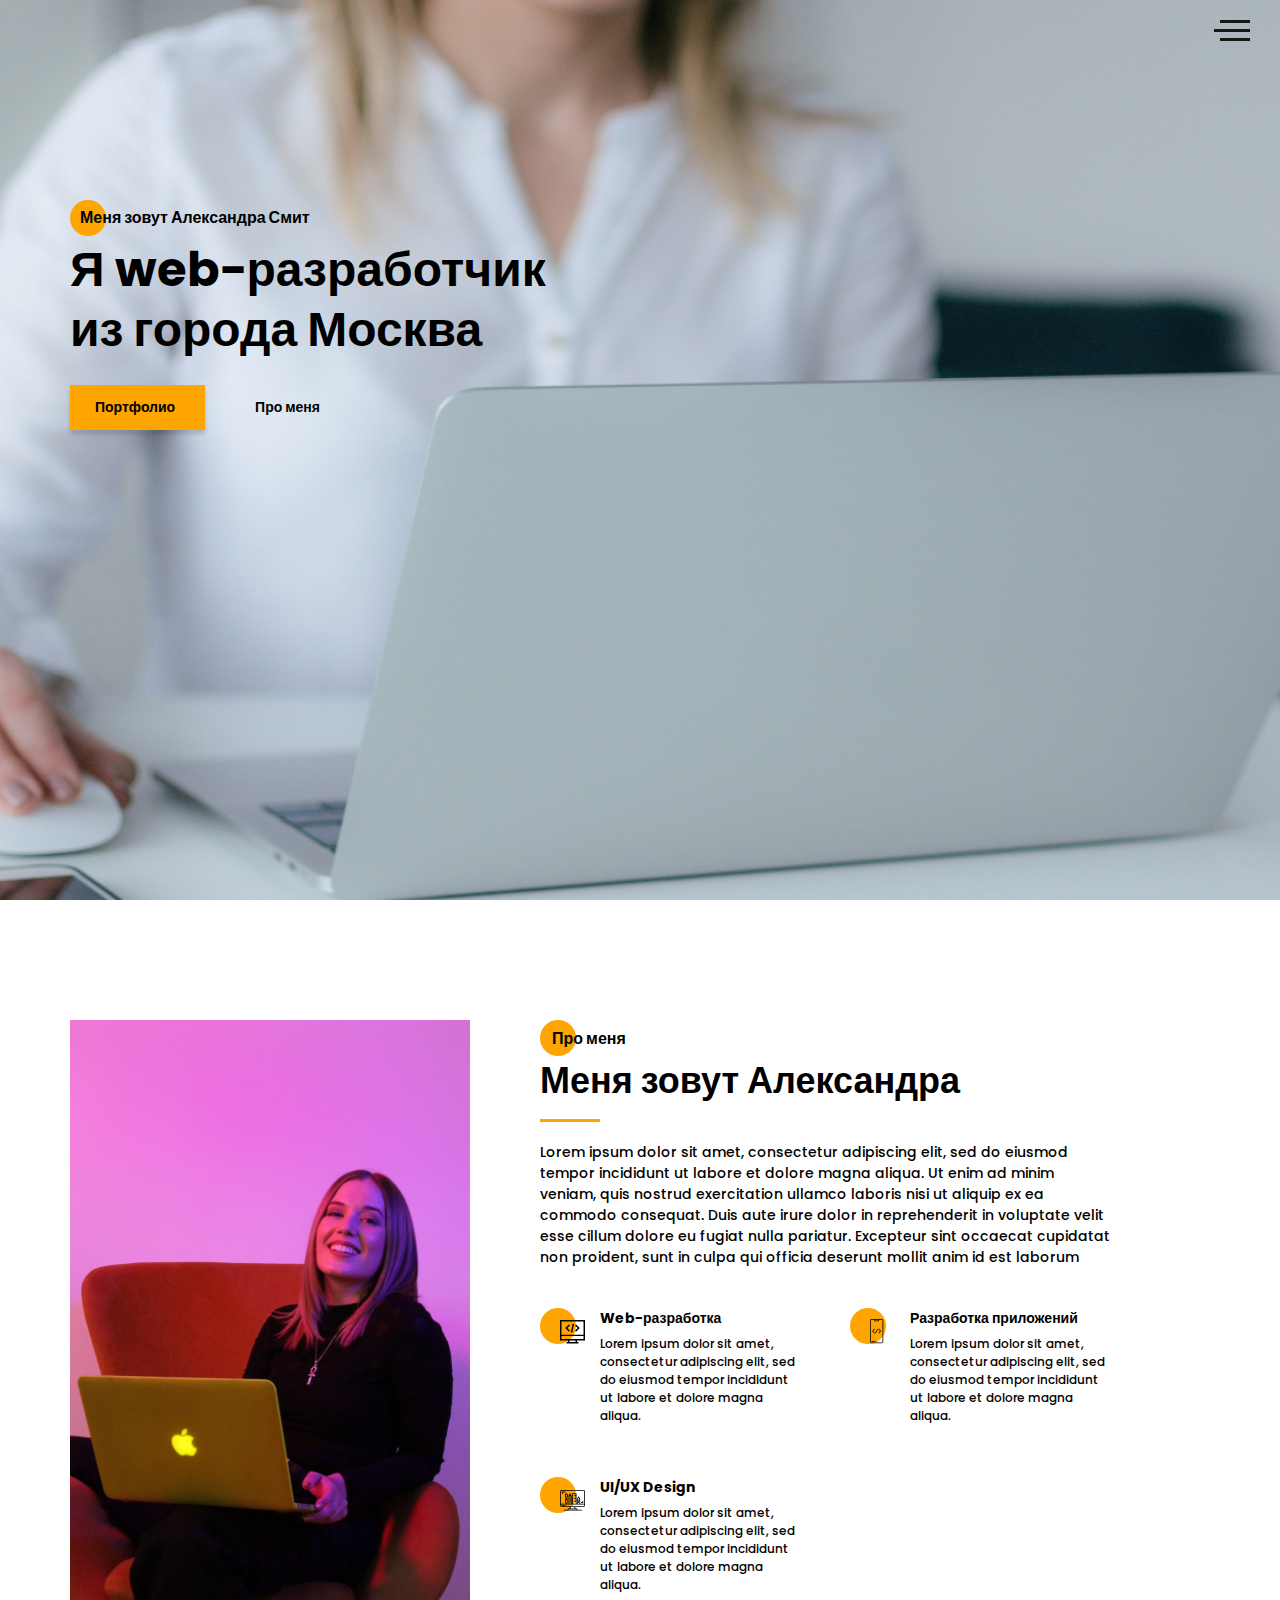
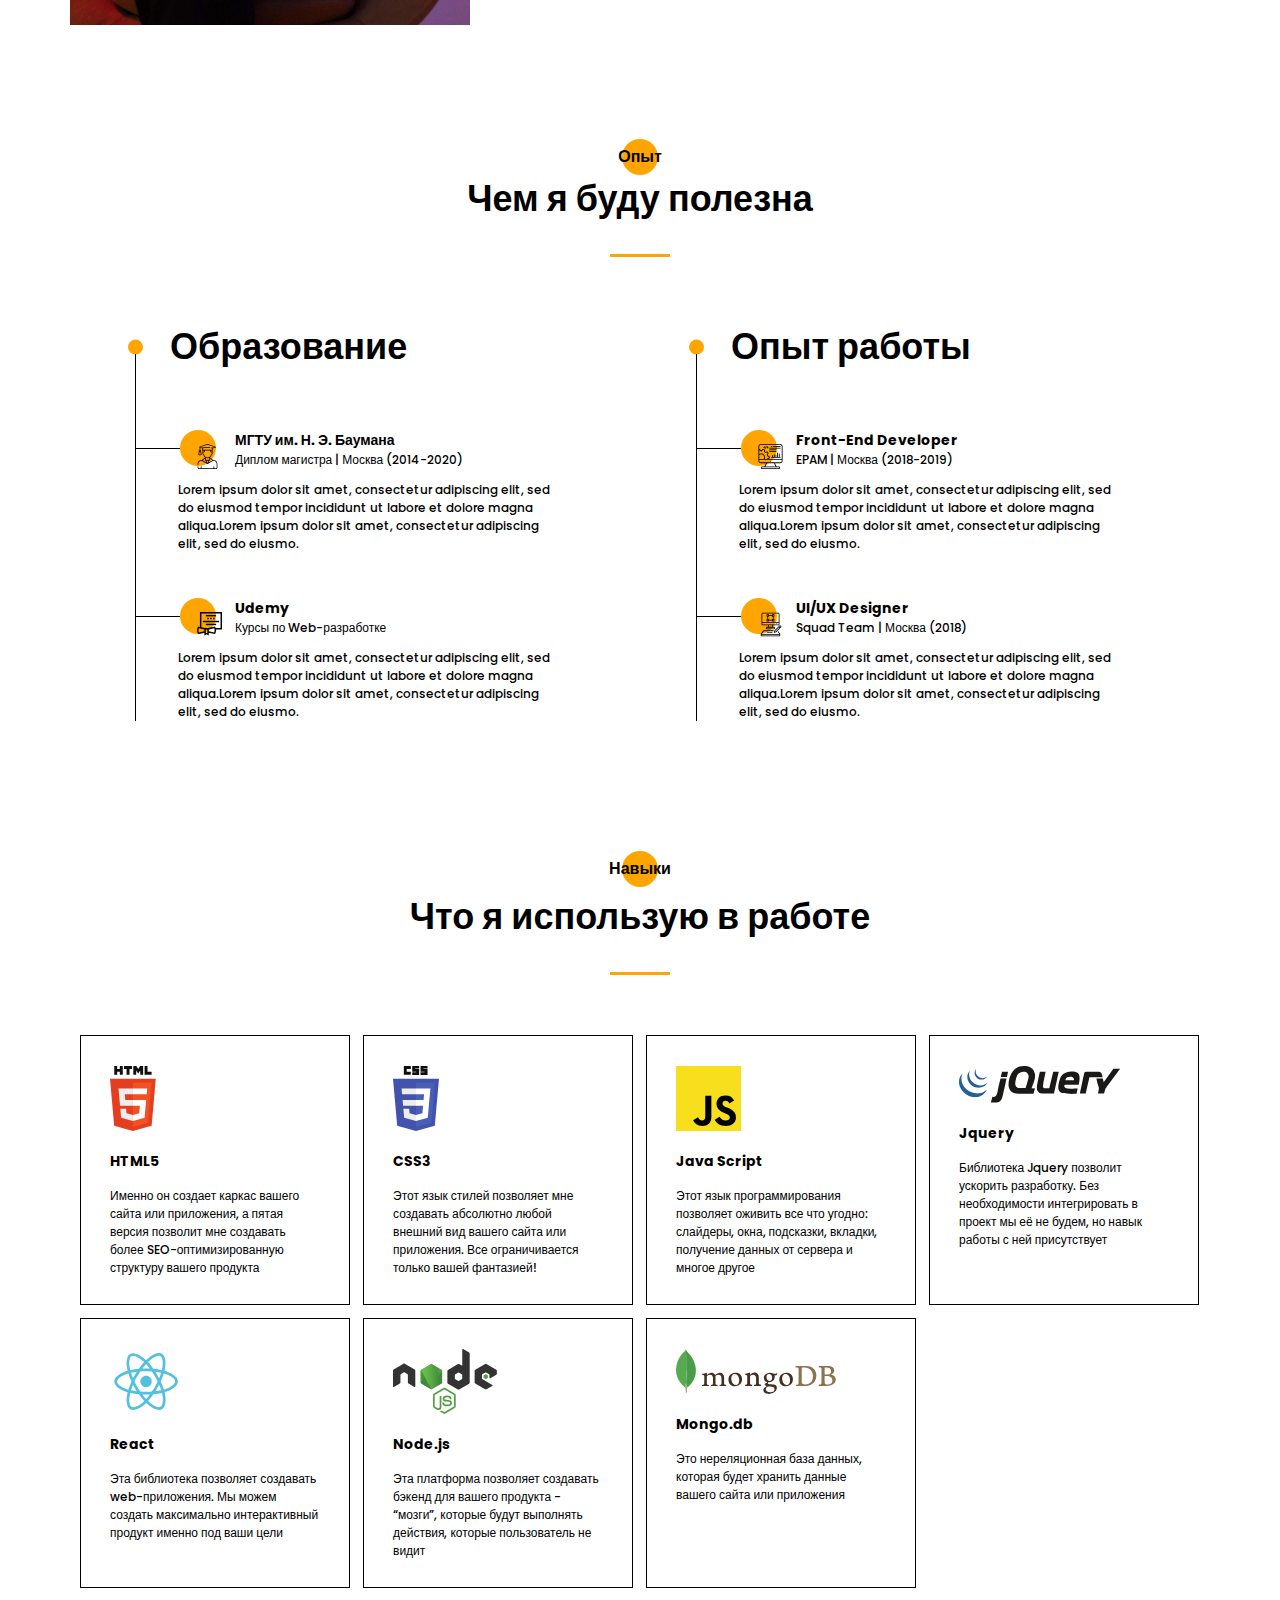
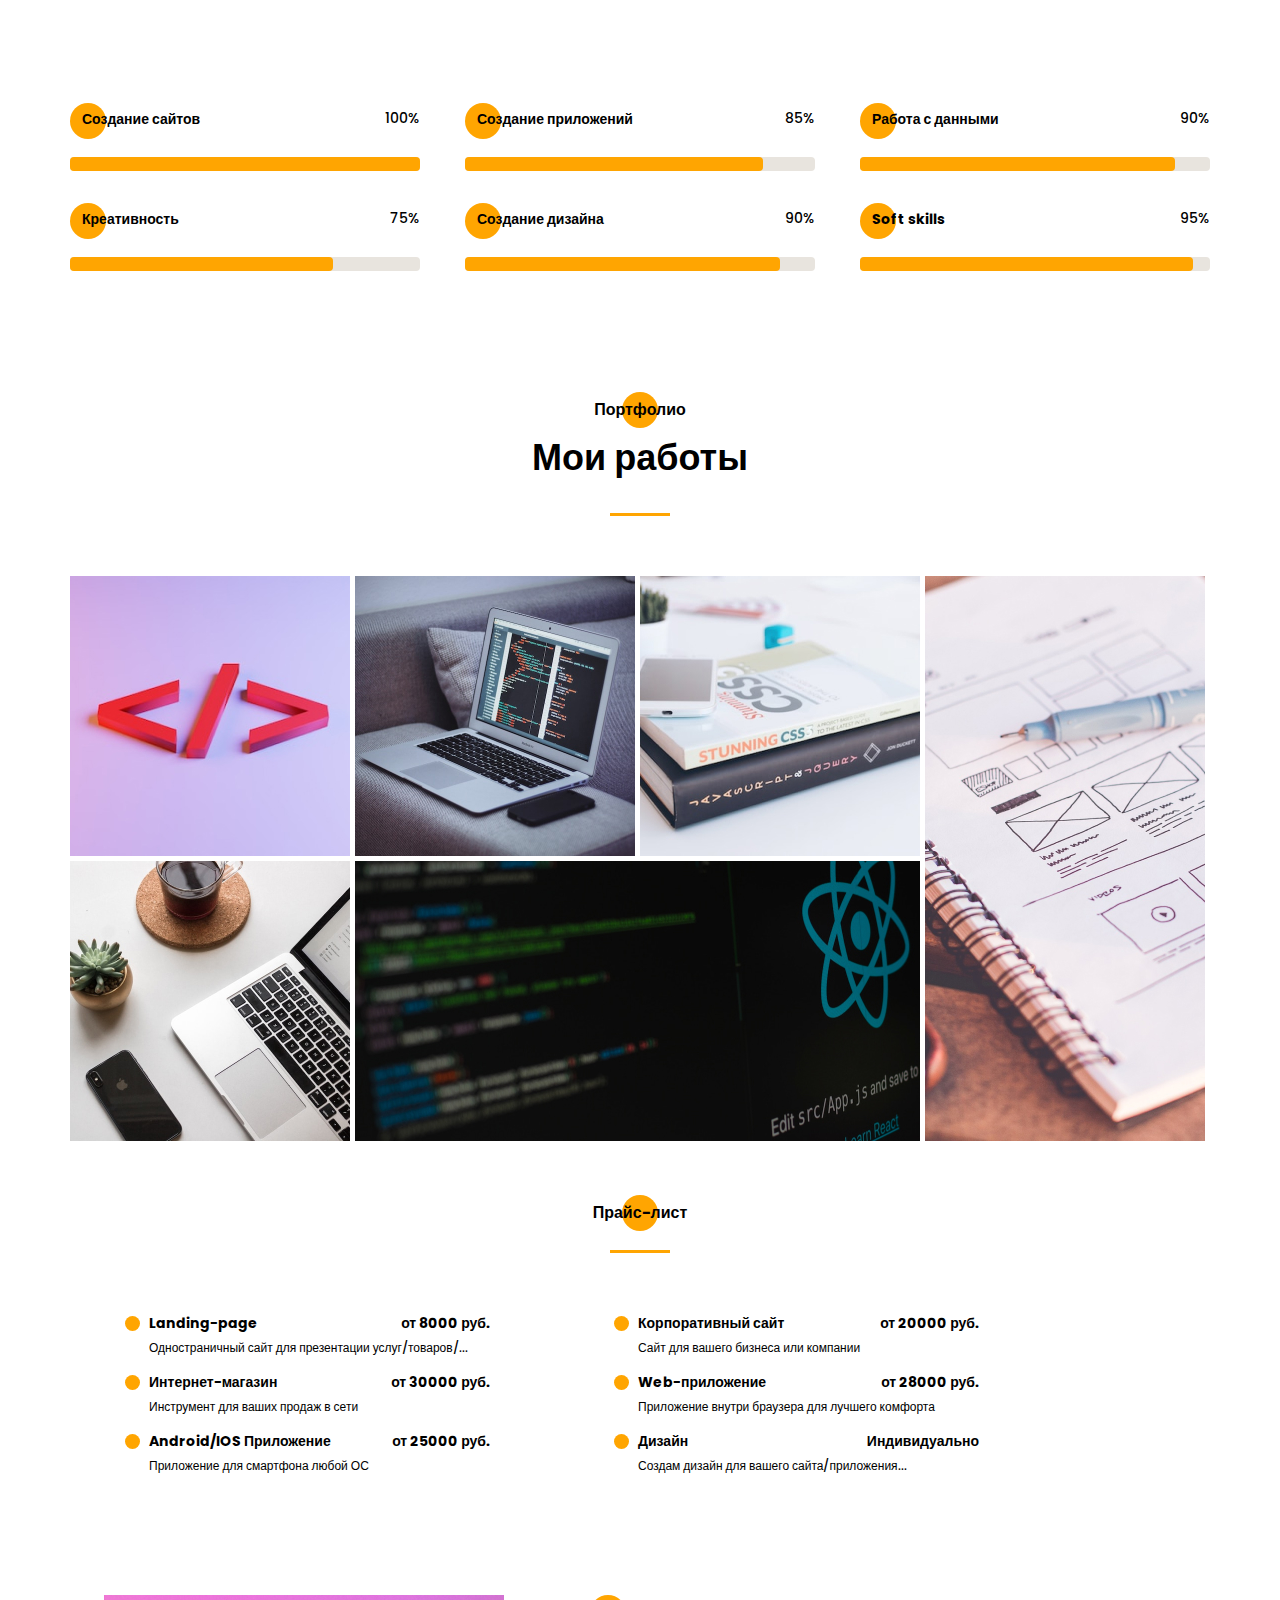
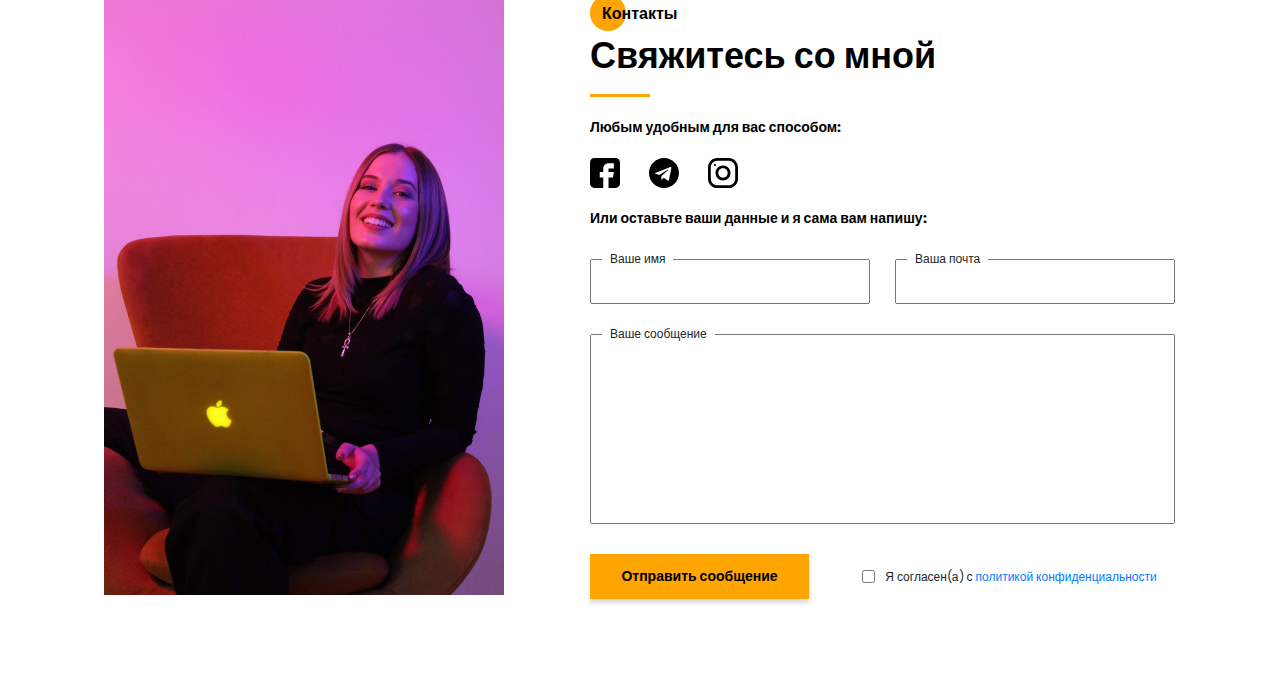
<file: index.html>
<!DOCTYPE html>
<html lang="ru">
<head>
    <meta charset="UTF-8">
    <meta name="viewport" content="width=device-width, initial-scale=1.0">
    <meta http-equiv="X-UA-Compatible" content="ie=edge">
    <title>Portfolio</title>
    <meta name="title" content="Мое портфолио">
    <meta name="description" content="Здесь вы сможете ознакомиться с моими работами и узнать больше обо мне">

    <!-- Open Graph / Facebook -->
    <meta property="og:type" content="website">
    <meta property="og:url" content="https://metatags.io/">
    <meta property="og:title" content="Мое портфолио">
    <meta property="og:description" content="Здесь вы сможете ознакомиться с моими работами и узнать больше обо мне">
    <meta property="og:image" content="https://metatags.io/assets/meta-tags-16a33a6a8531e519cc0936fbba0ad904e52d35f34a46c97a2c9f6f7dd7d336f2.png">

    <!-- Twitter -->
    <meta property="twitter:card" content="summary_large_image">
    <meta property="twitter:url" content="https://metatags.io/">
    <meta property="twitter:title" content="Мое портфолио">
    <meta property="twitter:description" content="Здесь вы сможете ознакомиться с моими работами и узнать больше обо мне">
    <meta property="twitter:image" content="https://metatags.io/assets/meta-tags-16a33a6a8531e519cc0936fbba0ad904e52d35f34a46c97a2c9f6f7dd7d336f2.png">

    <!-- Favicon  -->
    <link rel="apple-touch-icon" sizes="57x57" href="icons/favicon//apple-icon-57x57.png">
    <link rel="apple-touch-icon" sizes="60x60" href="icons/favicon//apple-icon-60x60.png">
    <link rel="apple-touch-icon" sizes="72x72" href="icons/favicon//apple-icon-72x72.png">
    <link rel="apple-touch-icon" sizes="76x76" href="icons/favicon//apple-icon-76x76.png">
    <link rel="apple-touch-icon" sizes="114x114" href="icons/favicon//apple-icon-114x114.png">
    <link rel="apple-touch-icon" sizes="120x120" href="icons/favicon//apple-icon-120x120.png">
    <link rel="apple-touch-icon" sizes="144x144" href="icons/favicon//apple-icon-144x144.png">
    <link rel="apple-touch-icon" sizes="152x152" href="icons/favicon//apple-icon-152x152.png">
    <link rel="apple-touch-icon" sizes="180x180" href="icons/favicon//apple-icon-180x180.png">
    <link rel="icon" type="image/png" sizes="192x192"  href="icons/favicon//android-icon-192x192.png">
    <link rel="icon" type="image/png" sizes="32x32" href="icons/favicon//favicon-32x32.png">
    <link rel="icon" type="image/png" sizes="96x96" href="icons/favicon//favicon-96x96.png">
    <link rel="icon" type="image/png" sizes="16x16" href="icons/favicon//favicon-16x16.png">
    <link rel="manifest" href="icons/favicon//manifest.json">
    <meta name="msapplication-TileColor" content="#ffffff">
    <meta name="msapplication-TileImage" content="icons/favicon//ms-icon-144x144.png">
    <meta name="theme-color" content="#ffffff">

    <link rel="stylesheet" href="css/style.min.css">
</head>
<body>
    <aside class="sidepanel">
        <a href="#" class="sidepanel__link"><img src="icons/social/facebook.svg" alt="facebook"></a>
        <a href="#" class="sidepanel__link"><img src="icons/social/instagram.svg" alt="instagram"></a>
        <a href="#" class="sidepanel__link"><img src="icons/social/github.svg" alt="github"></a>
        <div class="sidepanel__divider"></div>
        <div class="sidepanel__text"><span>Социальные сети</span></div>
    </aside>

    <div class="menu">
        <div class="menu__block">
            <div class="menu__close">
                <svg width="29" height="30" viewBox="0 0 29 30" fill="none" xmlns="http://www.w3.org/2000/svg">
                    <path d="M17.1568 14.5231L28.4489 3.23075C29.1837 2.49623 29.1837 1.30861 28.4489 0.574085C27.7144 -0.160437 26.5267 -0.160437 25.7922 0.574085L14.4998 11.8665L3.20781 0.574085C2.47295 -0.160437 1.28567 -0.160437 0.551149 0.574085C-0.183716 1.30861 -0.183716 2.49623 0.551149 3.23075L11.8432 14.5231L0.551149 25.8155C-0.183716 26.55 -0.183716 27.7376 0.551149 28.4721C0.917206 28.8385 1.39852 29.0226 1.87948 29.0226C2.36045 29.0226 2.84141 28.8385 3.20781 28.4721L14.4998 17.1798L25.7922 28.4721C26.1586 28.8385 26.6396 29.0226 27.1205 29.0226C27.6015 29.0226 28.0825 28.8385 28.4489 28.4721C29.1837 27.7376 29.1837 26.55 28.4489 25.8155L17.1568 14.5231Z" fill="black"/>
                </svg>
            </div>

            <nav>
                <ul class="menu__list">
                    <li class="menu__link"><a href="#">ПРО МЕНЯ</a></li>
                    <li class="menu__link"><a href="#">МОЙ ОПЫТ</a></li>
                    <li class="menu__link"><a href="#">МОИ НАВЫКИ</a></li>
                    <li class="menu__link"><a href="#">МОИ РАБОТЫ</a></li>
                    <li class="menu__link"><a href="#">ПРАЙС-ЛИСТ</a></li>
                    <li class="menu__link"><a href="#">КОНТАКТЫ</a></li>
                </ul>
            </nav>

            <div class="menu__social">
                <a href="#"><img src="icons/menu/Github.svg" alt="git"></a>
                <a href="#"><img src="icons/menu/Instagram.svg" alt="insta"></a>
                <a href="#"><img src="icons/menu/Facebook.svg" alt="facebook"></a>
            </div>
        </div>
        <div class="menu__overlay"></div>
    </div>

    <section class="promo">
        <div class="burger">
            <span></span>
            <span class="long"></span>
            <span></span>
        </div>
        <div class="container">
            <div class="title title_fz16 promo__subtitle">Меня зовут Александра Смит</div>
            <h1 class="title title_fz48 promo__title">Я web-разработчик из города Москва</h1>
            <div class="promo__btns">
                <a href="#" class="promo__link btn">Портфолио</a>
                <a href="#" class="promo__link btn_2">Про меня</a>
            </div>
        </div>
    </section>

    <section class="introduce">
        <div class="container">
            <div class="introduce__wrapper">
                <div class="introduce__photo">
                    <img srcset="img/main_photo_min.jpg 300w,
                                img/main_photo.jpg 400w"
                        sizes="(max-width: 576px) 280px,
                                (min-width: 577px) 400px"
                    src="img/main_photo.jpg" alt="photo">
                </div>

                <div class="introduce__info">
                    <div class="title title_fz16 introduce__title">Про меня</div>
                    <h2 class="title title_fz36 introduce__subtitle">Меня зовут Александра</h2>
                    <div class="divider"></div>
                    <div class="introduce__about">
                        Lorem ipsum dolor sit amet, consectetur adipiscing elit, sed do eiusmod tempor incididunt ut labore et dolore magna aliqua. Ut enim ad minim veniam, quis nostrud exercitation ullamco laboris nisi ut aliquip ex ea commodo consequat. Duis aute irure dolor in reprehenderit in voluptate velit esse cillum dolore eu fugiat nulla pariatur. Excepteur sint occaecat cupidatat non proident, sunt in culpa qui officia deserunt mollit anim id est laborum
                    </div>
                </div>
    
                <div class="introduce__items">
                    <div class="introduce__items-item">
                        <div class="introduce__items-icon">
                            <img src="icons/about_me/web_development.svg" alt="web">
                        </div>
                        <div class="introduce__text">
                            <div class="title title_fz14">Web-разработка</div>
                            <div class="introduce__descr">Lorem ipsum dolor sit amet, consectetur adipiscing elit, sed do eiusmod tempor incididunt ut labore et dolore magna aliqua.</div>
                        </div>
                    </div>
    
                    <div class="introduce__items-item">
                        <div class="introduce__items-icon">
                            <img src="icons/about_me/mobile_dev.svg" alt="app">
                        </div>
                        <div class="introduce__text">
                            <div class="title title_fz14">Разработка приложений</div>
                            <div class="introduce__descr">Lorem ipsum dolor sit amet, consectetur adipiscing elit, sed do eiusmod tempor incididunt ut labore et dolore magna aliqua.</div>
                        </div>
                    </div>
    
                    <div class="introduce__items-item">
                        <div class="introduce__items-icon">
                            <img src="icons/about_me/design.svg" alt="design">
                        </div>
                        <div class="introduce__text">
                            <div class="title title_fz14">UI/UX Design</div>
                            <div class="introduce__descr">Lorem ipsum dolor sit amet, consectetur adipiscing elit, sed do eiusmod tempor incididunt ut labore et dolore magna aliqua.</div>
                        </div>
                    </div>
                </div>
            </div>
        </div>
    </section>

    <section class="resume">
      <div class="container">
        <div class="title title_fz16 resume__subtitle">Опыт</div>
        <h2 class="title title_fz36 resume__title">Чем я буду полезна</h2>
        <div class="divider"></div>

        <div class="resume__wrapper">

            <div class="resume__column">
                <h3 class="title title_fz20 resume__column-title">Образование</h3>
                <ul>
                    <li>
                        <div class="resume__item">
                            <div class="resume__item-head">
                                <div class="resume__item-icon">
                                    <img src="icons/experience/university.svg" alt="university">
                                </div>
                                <h4 class="title title_fz14">МГТУ им. Н. Э. Баумана</h4>
                                <div class="resume__item-location">Диплом магистра | Москва (2014-2020)</div>
                            </div>
                            <div class="resume__item-body">Lorem ipsum dolor sit amet, consectetur adipiscing elit, sed do eiusmod tempor incididunt ut labore et dolore magna aliqua.Lorem ipsum dolor sit amet, consectetur adipiscing elit, sed do eiusmo. 
                            </div>
                        </div>
                    </li>

                    <li>
                        <div class="resume__item">
                            <div class="resume__item-head">
                                <div class="resume__item-icon">
                                    <img src="icons/experience/courses.svg" alt="course">
                                </div>
                                <h4 class="title title_fz14">Udemy</h4>
                                <div class="resume__item-location">Курсы по Web-разработке</div>
                            </div>
                            <div class="resume__item-body">Lorem ipsum dolor sit amet, consectetur adipiscing elit, sed do eiusmod tempor incididunt ut labore et dolore magna aliqua.Lorem ipsum dolor sit amet, consectetur adipiscing elit, sed do eiusmo. 
                            </div>
                        </div>
                    </li>
                </ul>
            </div>

            <div class="resume__column">
                <h3 class="title title_fz20 resume__column-title">Опыт работы</h3>
                <ul>
                    <li>
                        <div class="resume__item">
                            <div class="resume__item-head">
                                <div class="resume__item-icon">
                                    <img src="icons/experience/developer.svg" alt="develop">
                                </div>
                                <h4 class="title title_fz14">Front-End Developer</h4>
                                <div class="resume__item-location">EPAM | Москва (2018-2019)</div>
                            </div>

                            <div class="resume__item-body">Lorem ipsum dolor sit amet, consectetur adipiscing elit, sed do eiusmod tempor incididunt ut labore et dolore magna aliqua.Lorem ipsum dolor sit amet, consectetur adipiscing elit, sed do eiusmo. </div>
                        </div>
                    </li>

                    <li>
                        <div class="resume__item">
                            <div class="resume__item-head">
                                <div class="resume__item-icon">
                                    <img src="icons/experience/designer.svg" alt="design">
                                </div>
                                <h4 class="title title_fz14">UI/UX Designer</h4>
                                <div class="resume__item-location">Squad Team | Москва (2018)</div>
                            </div>

                            <div class="resume__item-body">Lorem ipsum dolor sit amet, consectetur adipiscing elit, sed do eiusmod tempor incididunt ut labore et dolore magna aliqua.Lorem ipsum dolor sit amet, consectetur adipiscing elit, sed do eiusmo. </div>
                        </div>
                    </li>
                </ul>
            </div>
        </div>
      </div>  
    </section>

    <section class="skills">
        <div class="container">
            <div class="title title_fz16 skills__subtitle">Навыки</div>
            <h2 class="title title_fz36 skills__title">Что я использую в работе</h2>
            <div class="divider"></div>

            <div class="skills__wrapper">
                <div class="skills__item">
                    <div class="skills__item-img">
                        <img src="icons/skills/html5.svg" alt="html">
                    </div>
                    <div class="skills__item-program">HTML5</div>
                    <div class="skills__item-descr">Именно он создает каркас вашего сайта или приложения, а пятая версия позволит мне создавать более SEO-оптимизированную структуру вашего продукта</div>
                </div>

                <div class="skills__item">
                    <div class="skills__item-img">
                        <img src="icons/skills/css3.svg" alt="css">
                    </div>
                    <div class="skills__item-program">CSS3</div>
                    <div class="skills__item-descr">Этот язык стилей позволяет мне создавать абсолютно любой внешний вид вашего сайта или приложения. Все ограничивается только вашей фантазией!</div>
                </div>

                <div class="skills__item">
                    <div class="skills__item-img">
                        <img src="icons/skills/js.svg" alt="javascript">
                    </div>
                    <div class="skills__item-program">Java Script</div>
                    <div class="skills__item-descr">Этот язык программирования позволяет оживить все что угодно: слайдеры, окна, подсказки, вкладки, получение данных от сервера и многое другое</div>
                </div>

                <div class="skills__item">
                    <div class="skills__item-img">
                        <img src="icons/skills/jquery.svg" alt="jquery">
                    </div>
                    <div class="skills__item-program">Jquery</div>
                    <div class="skills__item-descr">Библиотека Jquery позволит ускорить разработку. Без необходимости интегрировать в проект мы её не будем, но навык работы с ней присутствует</div>
                </div>

                <div class="skills__item">
                    <div class="skills__item-img">
                        <img src="icons/skills/react.svg" alt="react">
                    </div>
                    <div class="skills__item-program">React</div>
                    <div class="skills__item-descr">Эта библиотека позволяет создавать web-приложения. Мы можем создать максимально интерактивный продукт именно под ваши цели</div>
                </div>

                <div class="skills__item">
                    <div class="skills__item-img">
                        <img src="icons/skills/node.js.svg" alt="node">
                    </div>
                    <div class="skills__item-program">Node.js</div>
                    <div class="skills__item-descr">Эта платформа позволяет создавать бэкенд для вашего продукта - “мозги”, которые будут выполнять действия, которые пользователь не видит</div>
                </div>

                <div class="skills__item">
                    <div class="skills__item-img">
                        <img src="icons/skills/mongo.db.svg" alt="mongo">
                    </div>
                    <div class="skills__item-program">Mongo.db</div>
                    <div class="skills__item-descr">Это нереляционная база данных, которая будет хранить данные вашего сайта или приложения</div>
                </div>
            </div>

            <div class="skills__rating">
                <div class="skills__rating-item">
                    <div class="skills__rating-info">
                        <div class="title title_fz14 skills__rating-title">
                            Создание сайтов
                        </div>
                        <div class="skills__rating-percent">100%</div>
                    </div>
                    <div class="skills__rating-scale">
                        <span></span>
                    </div>
                </div>

                <div class="skills__rating-item">
                    <div class="skills__rating-info">
                        <div class="title title_fz14 skills__rating-title">
                            Создание приложений
                        </div>
                        <div class="skills__rating-percent">85%</div>
                    </div>
                    <div class="skills__rating-scale">
                        <span></span>
                    </div>
                </div>

                <div class="skills__rating-item">
                    <div class="skills__rating-info">
                        <div class="title title_fz14 skills__rating-title">
                            Работа с данными
                        </div>
                        <div class="skills__rating-percent">90%</div>
                    </div>
                    <div class="skills__rating-scale">
                        <span></span>
                    </div>
                </div>

                <div class="skills__rating-item">
                    <div class="skills__rating-info">
                        <div class="title title_fz14 skills__rating-title">
                            Креативность
                        </div>
                        <div class="skills__rating-percent">75%</div>
                    </div>
                    <div class="skills__rating-scale">
                        <span></span>
                    </div>
                </div>

                <div class="skills__rating-item">
                    <div class="skills__rating-info">
                        <div class="title title_fz14 skills__rating-title">
                            Создание дизайна
                        </div>
                        <div class="skills__rating-percent">90%</div>
                    </div>
                    <div class="skills__rating-scale">
                        <span></span>
                    </div>
                </div>

                <div class="skills__rating-item">
                    <div class="skills__rating-info">
                        <div class="title title_fz14 skills__rating-title">
                            Soft skills 
                        </div>
                        <div class="skills__rating-percent">95%</div>
                    </div>
                    <div class="skills__rating-scale">
                        <span></span>
                    </div>
                </div>
            </div>
        </div>
    </section>

    <section class="portfolio">
        <div class="container">
            <div class="title title_fz16 portfolio__subtitle">Портфолио</div>
            <h2 class="title title_fz36 portfolio__title">Мои работы</h2>
            <div class="divider"></div>

            <div class="portfolio__wrapper">
                <a href="#" class="portfolio__item">
                    <img src="img/works/tag.jpg" alt="tag">
                </a>
                <a href="#" class="portfolio__item">
                    <img src="img/works/code.jpg" alt="code">
                </a>
                <a href="#" class="portfolio__item">
                    <img src="img/works/books.jpg" alt="books">
                </a>
                <a href="#" class="portfolio__item vertical">
                    <img src="img/works/plans.jpg" alt="plan">
                </a>
                <a href="#" class="portfolio__item">
                    <img src="img/works/laptop.jpg" alt="laptop">
                </a>
                <a href="#" class="portfolio__item horizontal">
                    <img src="img/works/react.jpg" alt="react">
                </a>
            </div>
        </div>
    </section>

    <section class="price">
        <div class="container">
            <div class="title title_fz16 price__subtitle">Прайс-лист</div>
            <div class="divider"></div>

            <div class="price__wrapper">
                <div class="price__item">
                    <div class="price__item-info">
                        <div class="price__item-name">Landing-page</div>
                        <div class="price__item-price">от 8000 руб.</div>
                    </div>

                    <div class="price__item-descr">Одностраничный сайт для презентации услуг/товаров/...</div>
                </div>

                <div class="price__item">
                    <div class="price__item-info">
                        <div class="price__item-name">Корпоративный сайт</div>
                        <div class="price__item-price">от 20000 руб.</div>
                    </div>

                    <div class="price__item-descr">Сайт для вашего бизнеса или компании</div>
                </div>

                <div class="price__item">
                    <div class="price__item-info">
                        <div class="price__item-name">Интернет-магазин</div>
                        <div class="price__item-price">от 30000 руб.</div>
                    </div>

                    <div class="price__item-descr">Инструмент для ваших продаж в сети</div>
                </div>

                <div class="price__item">
                    <div class="price__item-info">
                        <div class="price__item-name">Web-приложение</div>
                        <div class="price__item-price">от 28000 руб.</div>
                    </div>

                    <div class="price__item-descr">Приложение внутри браузера для лучшего комфорта</div>
                </div>

                <div class="price__item">
                    <div class="price__item-info">
                        <div class="price__item-name">Android/IOS Приложение</div>
                        <div class="price__item-price">от 25000 руб.</div>
                    </div>

                    <div class="price__item-descr">Приложение для смартфона любой ОС</div>
                </div>

                <div class="price__item">
                    <div class="price__item-info">
                        <div class="price__item-name">Дизайн</div>
                        <div class="price__item-price">Индивидуально</div>
                    </div>

                    <div class="price__item-descr">Создам дизайн для вашего сайта/приложения...</div>
                </div>
            </div>
        </div>
    </section>

    <section class="contacts">
        <div class="container">
            <div class="contacts__wrapper">
                <div class="contacts__photo">
                    <img src="img/main_photo.jpg" alt="photo">
                </div>

                <div class="contacts__descr">
                    <div class="title title_fz16 contacts__subtitle">Контакты</div>
                    <h2 class="title title_fz36 contacts__title">Свяжитесь со мной</h2>
                    <div class="divider"></div>

                    <div class="title title_fz14 contacts__text">Любым удобным для вас способом:</div>

                    <div class="contacts__social">
                        <a href="#" class="contacts__link">
                            <img src="icons/contact/Facebook.svg" alt="facebook">
                        </a>

                        <a href="#" class="contacts__link">
                            <img src="icons/contact/Telegram.svg" alt="telegram">
                        </a>

                        <a href="#" class="contacts__link">
                            <img src="icons/contact/Instagram.svg" alt="instagram">
                        </a>
                    </div>

                    <div class="title title_fz14 contacts__text">Или оставьте ваши данные и я сама вам напишу:</div>

                    <form action="#" class="contacts__form">
                        <div class="contacts__input">
                            <input name="name" id="name" type="text">
                            <label for="name">Ваше имя</label>
                        </div>

                        <div class="contacts__input">
                            <input name="email" id="email" type="email">
                            <label for="email">Ваша почта</label>
                        </div>

                        <div class="contacts__textarea">
                            <textarea name="text" id="text"></textarea>
                            <label for="text">Ваше сообщение</label>
                        </div>

                        <div class="contacts__triggers">
                            <button>Отправить сообщение</button>
                            <div class="contacts__policy">
                                <input required type="checkbox">
                                <span>Я согласен(а) с <a href="/src/policy.html">политикой конфиденциальности</a></span>
                            </div>
                        </div>
                    </form>
                </div>
            </div>
        </div>
    </section> 

    <script src="js/script.js"></script>
</body>
</html>
</file>
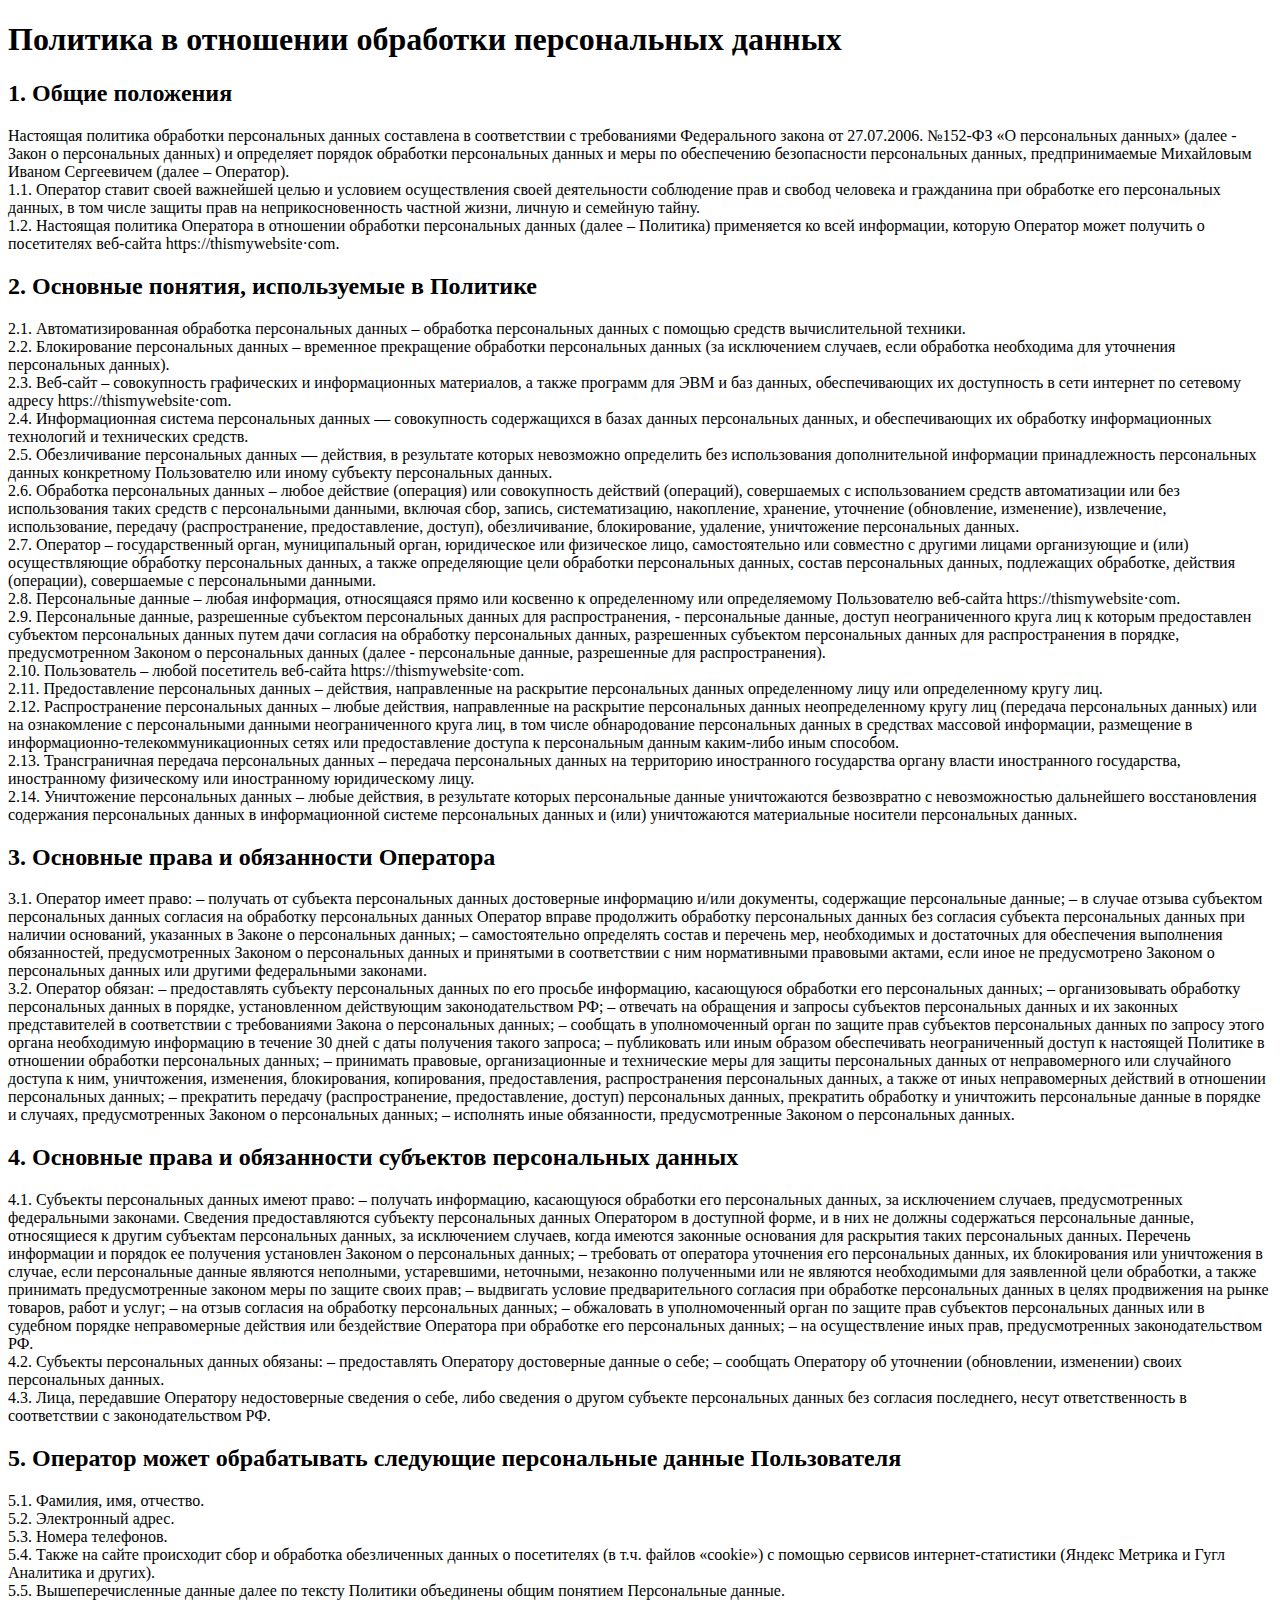
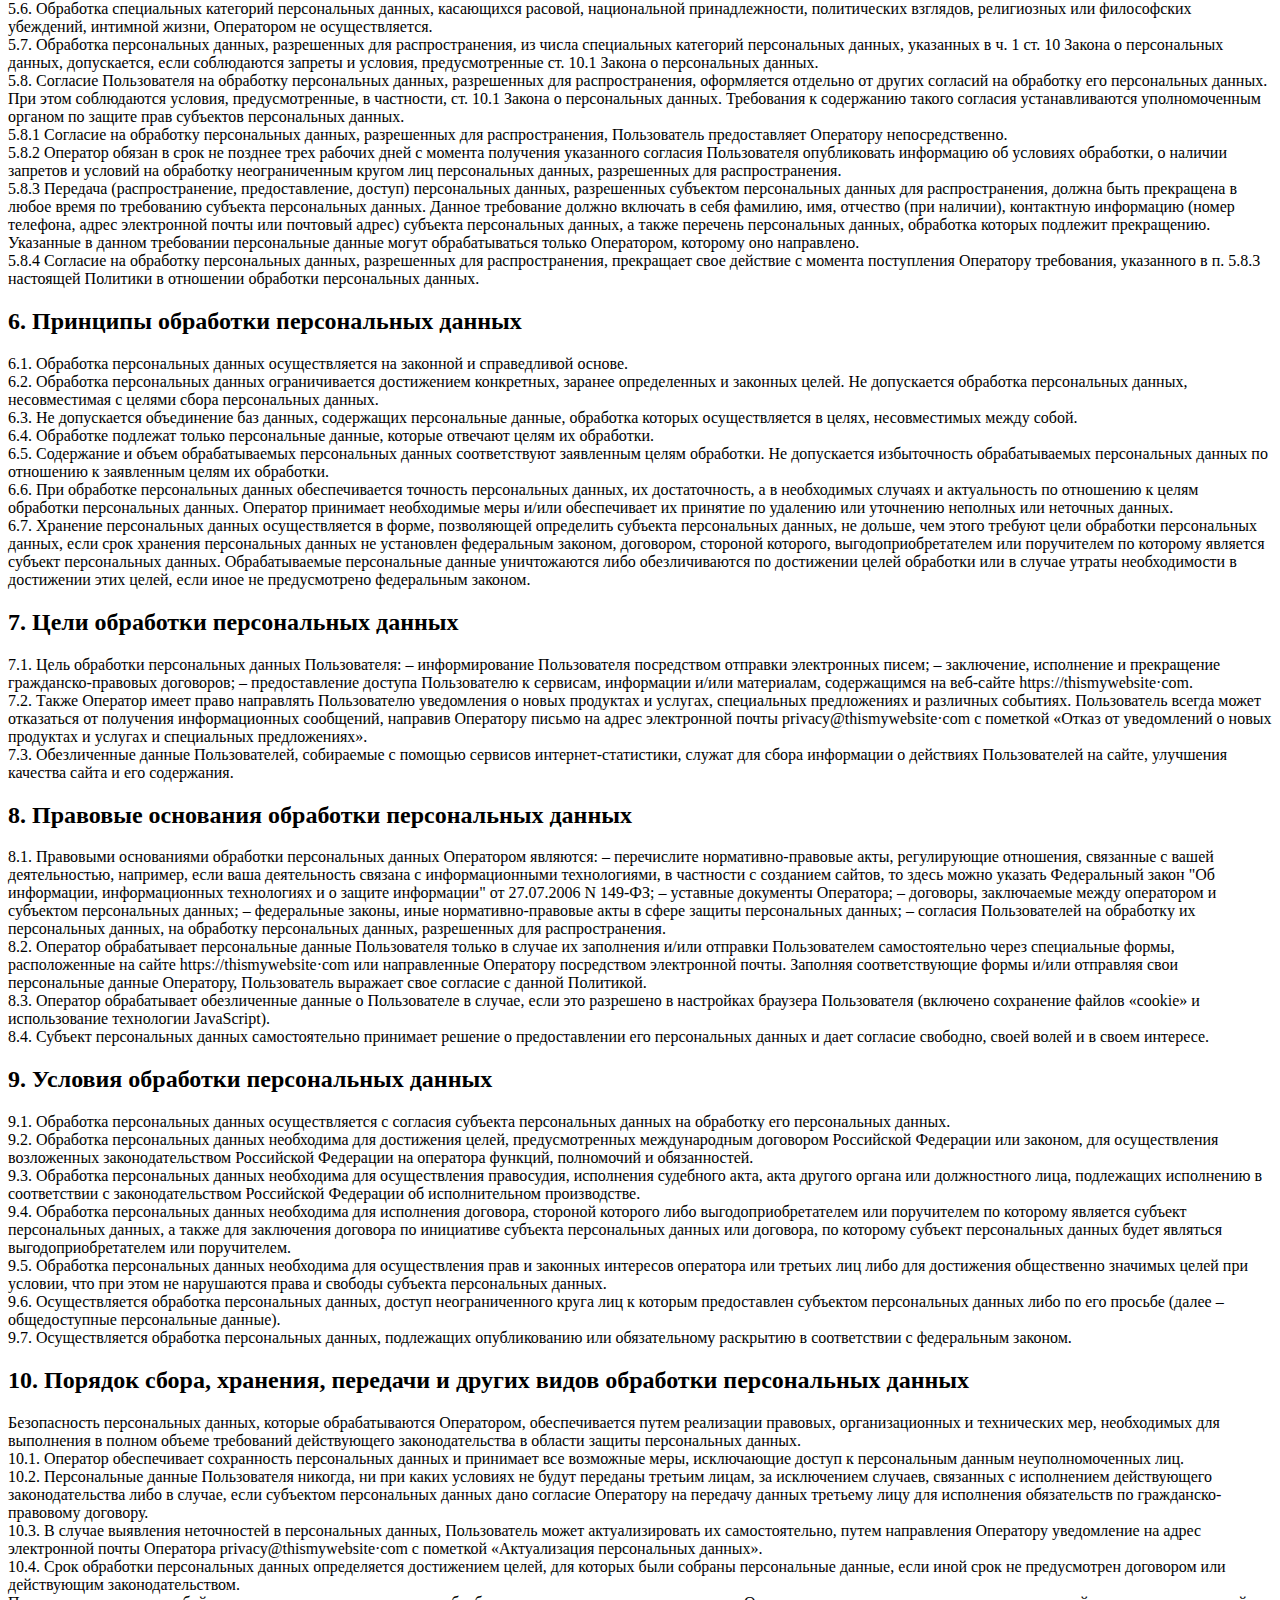
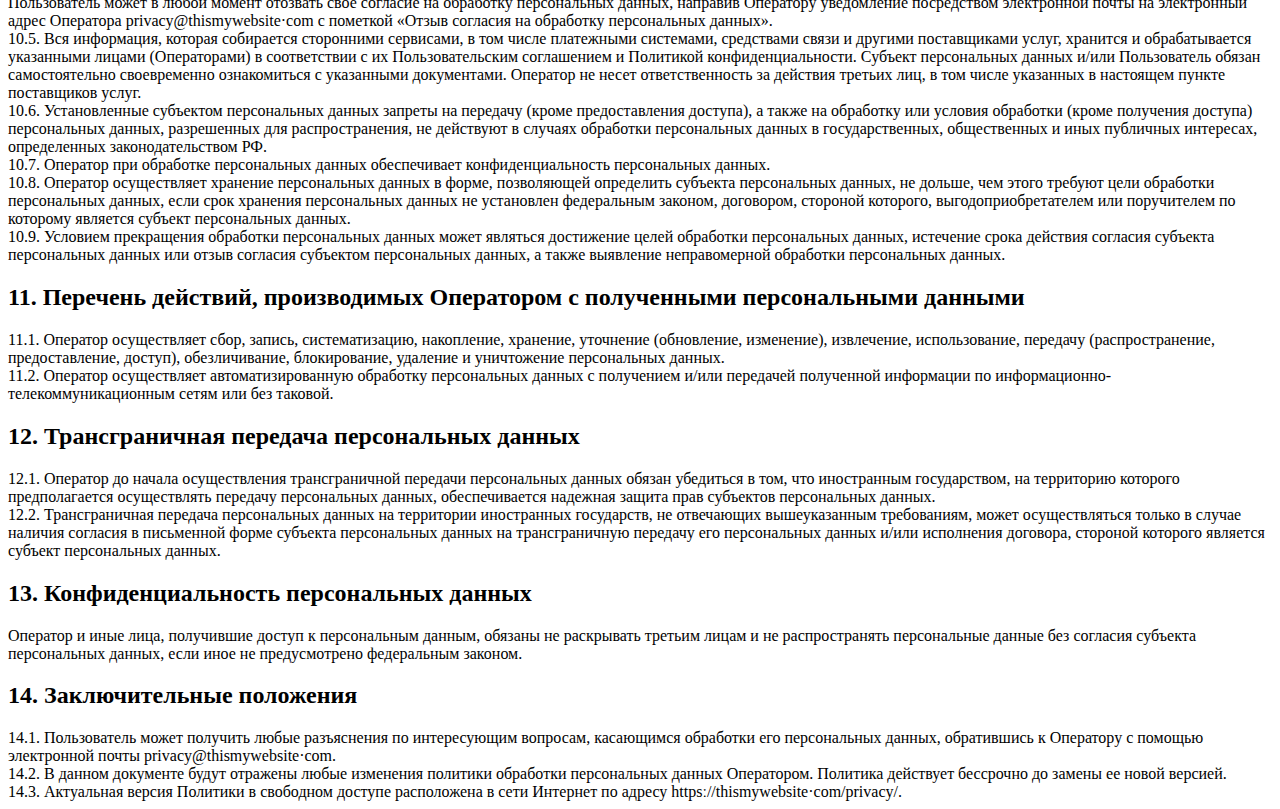
<file: policy.html>
<!DOCTYPE html>
<html lang="en">
<head>
    <meta charset="UTF-8">
    <meta http-equiv="X-UA-Compatible" content="IE=edge">
    <meta name="viewport" content="width=device-width, initial-scale=1.0">
    <title>Portfolio.Policy</title>
</head>
<body>
    <div class="container">
        <h1>Политика в отношении обработки персональных данных</h1>
<h2>1. Общие положения</h2>
Настоящая политика обработки персональных данных составлена в соответствии с требованиями Федерального закона от 27.07.2006. №152-ФЗ «О персональных данных» (далее - Закон о персональных данных) и определяет порядок обработки персональных данных и меры по обеспечению безопасности персональных данных, предпринимаемые Михайловым Иваном Сергеевичем (далее – Оператор).
<br>
1.1. Оператор ставит своей важнейшей целью и условием осуществления своей деятельности соблюдение прав и свобод человека и гражданина при обработке его персональных данных, в том числе защиты прав на неприкосновенность частной жизни, личную и семейную тайну.
<br>
1.2. Настоящая политика Оператора в отношении обработки персональных данных (далее – Политика) применяется ко всей информации, которую Оператор может получить о посетителях веб-сайта httpsː//thismywebsite·com.

<h2>2. Основные понятия, используемые в Политике</h2>
2.1. Автоматизированная обработка персональных данных – обработка персональных данных с помощью средств вычислительной техники.
<br>
2.2. Блокирование персональных данных – временное прекращение обработки персональных данных (за исключением случаев, если обработка необходима для уточнения персональных данных).
<br>
2.3. Веб-сайт – совокупность графических и информационных материалов, а также программ для ЭВМ и баз данных, обеспечивающих их доступность в сети интернет по сетевому адресу httpsː//thismywebsite·com.
<br>
2.4. Информационная система персональных данных — совокупность содержащихся в базах данных персональных данных, и обеспечивающих их обработку информационных технологий и технических средств.
<br>
2.5. Обезличивание персональных данных — действия, в результате которых невозможно определить без использования дополнительной информации принадлежность персональных данных конкретному Пользователю или иному субъекту персональных данных.
<br>
2.6. Обработка персональных данных – любое действие (операция) или совокупность действий (операций), совершаемых с использованием средств автоматизации или без использования таких средств с персональными данными, включая сбор, запись, систематизацию, накопление, хранение, уточнение (обновление, изменение), извлечение, использование, передачу (распространение, предоставление, доступ), обезличивание, блокирование, удаление, уничтожение персональных данных.
<br>
2.7. Оператор – государственный орган, муниципальный орган, юридическое или физическое лицо, самостоятельно или совместно с другими лицами организующие и (или) осуществляющие обработку персональных данных, а также определяющие цели обработки персональных данных, состав персональных данных, подлежащих обработке, действия (операции), совершаемые с персональными данными.
<br>
2.8. Персональные данные – любая информация, относящаяся прямо или косвенно к определенному или определяемому Пользователю веб-сайта httpsː//thismywebsite·com.
<br>
2.9. Персональные данные, разрешенные субъектом персональных данных для распространения, - персональные данные, доступ неограниченного круга лиц к которым предоставлен субъектом персональных данных путем дачи согласия на обработку персональных данных, разрешенных субъектом персональных данных для распространения в порядке, предусмотренном Законом о персональных данных (далее - персональные данные, разрешенные для распространения).
<br>
2.10. Пользователь – любой посетитель веб-сайта httpsː//thismywebsite·com.
<br>
2.11. Предоставление персональных данных – действия, направленные на раскрытие персональных данных определенному лицу или определенному кругу лиц.
<br>
2.12. Распространение персональных данных – любые действия, направленные на раскрытие персональных данных неопределенному кругу лиц (передача персональных данных) или на ознакомление с персональными данными неограниченного круга лиц, в том числе обнародование персональных данных в средствах массовой информации, размещение в информационно-телекоммуникационных сетях или предоставление доступа к персональным данным каким-либо иным способом.
<br>
2.13. Трансграничная передача персональных данных – передача персональных данных на территорию иностранного государства органу власти иностранного государства, иностранному физическому или иностранному юридическому лицу.
<br>
2.14. Уничтожение персональных данных – любые действия, в результате которых персональные данные уничтожаются безвозвратно с невозможностью дальнейшего восстановления содержания персональных данных в информационной системе персональных данных и (или) уничтожаются материальные носители персональных данных.
<br>
<h2>3. Основные права и обязанности Оператора</h2>
3.1. Оператор имеет право:
– получать от субъекта персональных данных достоверные информацию и/или документы, содержащие персональные данные;
– в случае отзыва субъектом персональных данных согласия на обработку персональных данных Оператор вправе продолжить обработку персональных данных без согласия субъекта персональных данных при наличии оснований, указанных в Законе о персональных данных;
– самостоятельно определять состав и перечень мер, необходимых и достаточных для обеспечения выполнения обязанностей, предусмотренных Законом о персональных данных и принятыми в соответствии с ним нормативными правовыми актами, если иное не предусмотрено Законом о персональных данных или другими федеральными законами.
<br>
3.2. Оператор обязан:
– предоставлять субъекту персональных данных по его просьбе информацию, касающуюся обработки его персональных данных;
– организовывать обработку персональных данных в порядке, установленном действующим законодательством РФ;
– отвечать на обращения и запросы субъектов персональных данных и их законных представителей в соответствии с требованиями Закона о персональных данных;
– сообщать в уполномоченный орган по защите прав субъектов персональных данных по запросу этого органа необходимую информацию в течение 30 дней с даты получения такого запроса;
– публиковать или иным образом обеспечивать неограниченный доступ к настоящей Политике в отношении обработки персональных данных;
– принимать правовые, организационные и технические меры для защиты персональных данных от неправомерного или случайного доступа к ним, уничтожения, изменения, блокирования, копирования, предоставления, распространения персональных данных, а также от иных неправомерных действий в отношении персональных данных;
– прекратить передачу (распространение, предоставление, доступ) персональных данных, прекратить обработку и уничтожить персональные данные в порядке и случаях, предусмотренных Законом о персональных данных;
– исполнять иные обязанности, предусмотренные Законом о персональных данных.
<br>
<h2>4. Основные права и обязанности субъектов персональных данных</h2>
4.1. Субъекты персональных данных имеют право:
– получать информацию, касающуюся обработки его персональных данных, за исключением случаев, предусмотренных федеральными законами. Сведения предоставляются субъекту персональных данных Оператором в доступной форме, и в них не должны содержаться персональные данные, относящиеся к другим субъектам персональных данных, за исключением случаев, когда имеются законные основания для раскрытия таких персональных данных. Перечень информации и порядок ее получения установлен Законом о персональных данных;
– требовать от оператора уточнения его персональных данных, их блокирования или уничтожения в случае, если персональные данные являются неполными, устаревшими, неточными, незаконно полученными или не являются необходимыми для заявленной цели обработки, а также принимать предусмотренные законом меры по защите своих прав;
– выдвигать условие предварительного согласия при обработке персональных данных в целях продвижения на рынке товаров, работ и услуг;
– на отзыв согласия на обработку персональных данных;
– обжаловать в уполномоченный орган по защите прав субъектов персональных данных или в судебном порядке неправомерные действия или бездействие Оператора при обработке его персональных данных;
– на осуществление иных прав, предусмотренных законодательством РФ.
<br>
4.2. Субъекты персональных данных обязаны:
– предоставлять Оператору достоверные данные о себе;
– сообщать Оператору об уточнении (обновлении, изменении) своих персональных данных.
<br>
4.3. Лица, передавшие Оператору недостоверные сведения о себе, либо сведения о другом субъекте персональных данных без согласия последнего, несут ответственность в соответствии с законодательством РФ.
<br>
<h2>5. Оператор может обрабатывать следующие персональные данные Пользователя</h2>
5.1. Фамилия, имя, отчество.
<br>
5.2. Электронный адрес.
<br>
5.3. Номера телефонов.
<br>
5.4. Также на сайте происходит сбор и обработка обезличенных данных о посетителях (в т.ч. файлов «cookie») с помощью сервисов интернет-статистики (Яндекс Метрика и Гугл Аналитика и других).
<br>
5.5. Вышеперечисленные данные далее по тексту Политики объединены общим понятием Персональные данные.
<br>
5.6. Обработка специальных категорий персональных данных, касающихся расовой, национальной принадлежности, политических взглядов, религиозных или философских убеждений, интимной жизни, Оператором не осуществляется.
<br>
5.7. Обработка персональных данных, разрешенных для распространения, из числа специальных категорий персональных данных, указанных в ч. 1 ст. 10 Закона о персональных данных, допускается, если соблюдаются запреты и условия, предусмотренные ст. 10.1 Закона о персональных данных.
<br>
5.8. Согласие Пользователя на обработку персональных данных, разрешенных для распространения, оформляется отдельно от других согласий на обработку его персональных данных. При этом соблюдаются условия, предусмотренные, в частности, ст. 10.1 Закона о персональных данных. Требования к содержанию такого согласия устанавливаются уполномоченным органом по защите прав субъектов персональных данных.
<br>
5.8.1 Согласие на обработку персональных данных, разрешенных для распространения, Пользователь предоставляет Оператору непосредственно.
<br>
5.8.2 Оператор обязан в срок не позднее трех рабочих дней с момента получения указанного согласия Пользователя опубликовать информацию об условиях обработки, о наличии запретов и условий на обработку неограниченным кругом лиц персональных данных, разрешенных для распространения.
<br>
5.8.3 Передача (распространение, предоставление, доступ) персональных данных, разрешенных субъектом персональных данных для распространения, должна быть прекращена в любое время по требованию субъекта персональных данных. Данное требование должно включать в себя фамилию, имя, отчество (при наличии), контактную информацию (номер телефона, адрес электронной почты или почтовый адрес) субъекта персональных данных, а также перечень персональных данных, обработка которых подлежит прекращению. Указанные в данном требовании персональные данные могут обрабатываться только Оператором, которому оно направлено.
<br>
5.8.4 Согласие на обработку персональных данных, разрешенных для распространения, прекращает свое действие с момента поступления Оператору требования, указанного в п. 5.8.3 настоящей Политики в отношении обработки персональных данных.
<br>
<h2>6. Принципы обработки персональных данных</h2>
6.1. Обработка персональных данных осуществляется на законной и справедливой основе.
<br>
6.2. Обработка персональных данных ограничивается достижением конкретных, заранее определенных и законных целей. Не допускается обработка персональных данных, несовместимая с целями сбора персональных данных.
<br>
6.3. Не допускается объединение баз данных, содержащих персональные данные, обработка которых осуществляется в целях, несовместимых между собой.
<br>
6.4. Обработке подлежат только персональные данные, которые отвечают целям их обработки.
<br>
6.5. Содержание и объем обрабатываемых персональных данных соответствуют заявленным целям обработки. Не допускается избыточность обрабатываемых персональных данных по отношению к заявленным целям их обработки.
<br>
6.6. При обработке персональных данных обеспечивается точность персональных данных, их достаточность, а в необходимых случаях и актуальность по отношению к целям обработки персональных данных. Оператор принимает необходимые меры и/или обеспечивает их принятие по удалению или уточнению неполных или неточных данных.
<br>
6.7. Хранение персональных данных осуществляется в форме, позволяющей определить субъекта персональных данных, не дольше, чем этого требуют цели обработки персональных данных, если срок хранения персональных данных не установлен федеральным законом, договором, стороной которого, выгодоприобретателем или поручителем по которому является субъект персональных данных. Обрабатываемые персональные данные уничтожаются либо обезличиваются по достижении целей обработки или в случае утраты необходимости в достижении этих целей, если иное не предусмотрено федеральным законом.
<br>
<h2>7. Цели обработки персональных данных</h2>
7.1. Цель обработки персональных данных Пользователя:
– информирование Пользователя посредством отправки электронных писем;
– заключение, исполнение и прекращение гражданско-правовых договоров;
– предоставление доступа Пользователю к сервисам, информации и/или материалам, содержащимся на веб-сайте httpsː//thismywebsite·com.
<br>
7.2. Также Оператор имеет право направлять Пользователю уведомления о новых продуктах и услугах, специальных предложениях и различных событиях. Пользователь всегда может отказаться от получения информационных сообщений, направив Оператору письмо на адрес электронной почты privacy@thismywebsite·com с пометкой «Отказ от уведомлений о новых продуктах и услугах и специальных предложениях».
<br>
7.3. Обезличенные данные Пользователей, собираемые с помощью сервисов интернет-статистики, служат для сбора информации о действиях Пользователей на сайте, улучшения качества сайта и его содержания.
<br>
<h2>8. Правовые основания обработки персональных данных</h2>
8.1. Правовыми основаниями обработки персональных данных Оператором являются:
– перечислите нормативно-правовые акты, регулирующие отношения, связанные с вашей деятельностью, например, если ваша деятельность связана с информационными технологиями, в частности с созданием сайтов, то здесь можно указать Федеральный закон "Об информации, информационных технологиях и о защите информации" от 27.07.2006 N 149-ФЗ;
– уставные документы Оператора;
– договоры, заключаемые между оператором и субъектом персональных данных;
– федеральные законы, иные нормативно-правовые акты в сфере защиты персональных данных;
– согласия Пользователей на обработку их персональных данных, на обработку персональных данных, разрешенных для распространения.
<br>
8.2. Оператор обрабатывает персональные данные Пользователя только в случае их заполнения и/или отправки Пользователем самостоятельно через специальные формы, расположенные на сайте httpsː//thismywebsite·com или направленные Оператору посредством электронной почты. Заполняя соответствующие формы и/или отправляя свои персональные данные Оператору, Пользователь выражает свое согласие с данной Политикой.
<br>
8.3. Оператор обрабатывает обезличенные данные о Пользователе в случае, если это разрешено в настройках браузера Пользователя (включено сохранение файлов «cookie» и использование технологии JavaScript).
<br>
8.4. Субъект персональных данных самостоятельно принимает решение о предоставлении его персональных данных и дает согласие свободно, своей волей и в своем интересе.
<br>
<h2>9. Условия обработки персональных данных</h2>
9.1. Обработка персональных данных осуществляется с согласия субъекта персональных данных на обработку его персональных данных.
<br>
9.2. Обработка персональных данных необходима для достижения целей, предусмотренных международным договором Российской Федерации или законом, для осуществления возложенных законодательством Российской Федерации на оператора функций, полномочий и обязанностей.
<br>
9.3. Обработка персональных данных необходима для осуществления правосудия, исполнения судебного акта, акта другого органа или должностного лица, подлежащих исполнению в соответствии с законодательством Российской Федерации об исполнительном производстве.
<br>
9.4. Обработка персональных данных необходима для исполнения договора, стороной которого либо выгодоприобретателем или поручителем по которому является субъект персональных данных, а также для заключения договора по инициативе субъекта персональных данных или договора, по которому субъект персональных данных будет являться выгодоприобретателем или поручителем.
<br>
9.5. Обработка персональных данных необходима для осуществления прав и законных интересов оператора или третьих лиц либо для достижения общественно значимых целей при условии, что при этом не нарушаются права и свободы субъекта персональных данных.
<br>
9.6. Осуществляется обработка персональных данных, доступ неограниченного круга лиц к которым предоставлен субъектом персональных данных либо по его просьбе (далее – общедоступные персональные данные).
<br>
9.7. Осуществляется обработка персональных данных, подлежащих опубликованию или обязательному раскрытию в соответствии с федеральным законом.
<br>
<h2>10. Порядок сбора, хранения, передачи и других видов обработки персональных данных</h2>
Безопасность персональных данных, которые обрабатываются Оператором, обеспечивается путем реализации правовых, организационных и технических мер, необходимых для выполнения в полном объеме требований действующего законодательства в области защиты персональных данных.
<br>
10.1. Оператор обеспечивает сохранность персональных данных и принимает все возможные меры, исключающие доступ к персональным данным неуполномоченных лиц.
<br>
10.2. Персональные данные Пользователя никогда, ни при каких условиях не будут переданы третьим лицам, за исключением случаев, связанных с исполнением действующего законодательства либо в случае, если субъектом персональных данных дано согласие Оператору на передачу данных третьему лицу для исполнения обязательств по гражданско-правовому договору.
<br>
10.3. В случае выявления неточностей в персональных данных, Пользователь может актуализировать их самостоятельно, путем направления Оператору уведомление на адрес электронной почты Оператора privacy@thismywebsite·com с пометкой «Актуализация персональных данных».
<br>
10.4. Срок обработки персональных данных определяется достижением целей, для которых были собраны персональные данные, если иной срок не предусмотрен договором или действующим законодательством.
<br>
Пользователь может в любой момент отозвать свое согласие на обработку персональных данных, направив Оператору уведомление посредством электронной почты на электронный адрес Оператора privacy@thismywebsite·com с пометкой «Отзыв согласия на обработку персональных данных».
<br>
10.5. Вся информация, которая собирается сторонними сервисами, в том числе платежными системами, средствами связи и другими поставщиками услуг, хранится и обрабатывается указанными лицами (Операторами) в соответствии с их Пользовательским соглашением и Политикой конфиденциальности. Субъект персональных данных и/или Пользователь обязан самостоятельно своевременно ознакомиться с указанными документами. Оператор не несет ответственность за действия третьих лиц, в том числе указанных в настоящем пункте поставщиков услуг.
<br>
10.6. Установленные субъектом персональных данных запреты на передачу (кроме предоставления доступа), а также на обработку или условия обработки (кроме получения доступа) персональных данных, разрешенных для распространения, не действуют в случаях обработки персональных данных в государственных, общественных и иных публичных интересах, определенных законодательством РФ.
<br>
10.7. Оператор при обработке персональных данных обеспечивает конфиденциальность персональных данных.
<br>
10.8. Оператор осуществляет хранение персональных данных в форме, позволяющей определить субъекта персональных данных, не дольше, чем этого требуют цели обработки персональных данных, если срок хранения персональных данных не установлен федеральным законом, договором, стороной которого, выгодоприобретателем или поручителем по которому является субъект персональных данных.
<br>
10.9. Условием прекращения обработки персональных данных может являться достижение целей обработки персональных данных, истечение срока действия согласия субъекта персональных данных или отзыв согласия субъектом персональных данных, а также выявление неправомерной обработки персональных данных.
<br>
<h2>11. Перечень действий, производимых Оператором с полученными персональными данными</h2>
11.1. Оператор осуществляет сбор, запись, систематизацию, накопление, хранение, уточнение (обновление, изменение), извлечение, использование, передачу (распространение, предоставление, доступ), обезличивание, блокирование, удаление и уничтожение персональных данных.
<br>
11.2. Оператор осуществляет автоматизированную обработку персональных данных с получением и/или передачей полученной информации по информационно-телекоммуникационным сетям или без таковой.
<br>
<h2>12. Трансграничная передача персональных данных</h2>
12.1. Оператор до начала осуществления трансграничной передачи персональных данных обязан убедиться в том, что иностранным государством, на территорию которого предполагается осуществлять передачу персональных данных, обеспечивается надежная защита прав субъектов персональных данных.
<br>
12.2. Трансграничная передача персональных данных на территории иностранных государств, не отвечающих вышеуказанным требованиям, может осуществляться только в случае наличия согласия в письменной форме субъекта персональных данных на трансграничную передачу его персональных данных и/или исполнения договора, стороной которого является субъект персональных данных.
<br>
<h2>13. Конфиденциальность персональных данных</h2>
Оператор и иные лица, получившие доступ к персональным данным, обязаны не раскрывать третьим лицам и не распространять персональные данные без согласия субъекта персональных данных, если иное не предусмотрено федеральным законом.
<br>
<h2>14. Заключительные положения</h2>
14.1. Пользователь может получить любые разъяснения по интересующим вопросам, касающимся обработки его персональных данных, обратившись к Оператору с помощью электронной почты privacy@thismywebsite·com.
<br>
14.2. В данном документе будут отражены любые изменения политики обработки персональных данных Оператором. Политика действует бессрочно до замены ее новой версией.
<br>
14.3. Актуальная версия Политики в свободном доступе расположена в сети Интернет по адресу httpsː//thismywebsite·com/privacy/.
    </div>
</body>
</html>
</file>
<file: css/style.min.css>
/*!
 * Bootstrap Reboot v4.3.1 (https://getbootstrap.com/)
 * Copyright 2011-2019 The Bootstrap Authors
 * Copyright 2011-2019 Twitter, Inc.
 * Licensed under MIT (https://github.com/twbs/bootstrap/blob/master/LICENSE)
 * Forked from Normalize.css, licensed MIT (https://github.com/necolas/normalize.css/blob/master/LICENSE.md)
 */@import"https://fonts.googleapis.com/css2?family=Poppins:wght@500;700&display=swap";*,::after,::before{-webkit-box-sizing:border-box;box-sizing:border-box}html{font-family:sans-serif;line-height:1.15;-webkit-text-size-adjust:100%;-webkit-tap-highlight-color:rgba(0,0,0,0)}article,aside,figcaption,figure,footer,header,hgroup,main,nav,section{display:block}body{margin:0;font-family:-apple-system,BlinkMacSystemFont,"Segoe UI",Roboto,"Helvetica Neue",Arial,"Noto Sans",sans-serif,"Apple Color Emoji","Segoe UI Emoji","Segoe UI Symbol","Noto Color Emoji";font-size:1rem;font-weight:400;line-height:1.5;color:#212529;text-align:left;background-color:#fff}[tabindex="-1"]:focus{outline:0 !important}hr{-webkit-box-sizing:content-box;box-sizing:content-box;height:0;overflow:visible}h1,h2,h3,h4,h5,h6{margin-top:0;margin-bottom:.5rem}p{margin-top:0;margin-bottom:1rem}abbr[data-original-title],abbr[title]{text-decoration:underline;-webkit-text-decoration:underline dotted;text-decoration:underline dotted;cursor:help;border-bottom:0;-webkit-text-decoration-skip-ink:none;text-decoration-skip-ink:none}address{margin-bottom:1rem;font-style:normal;line-height:inherit}dl,ol,ul{margin-top:0;margin-bottom:1rem}ol ol,ol ul,ul ol,ul ul{margin-bottom:0}dt{font-weight:700}dd{margin-bottom:.5rem;margin-left:0}blockquote{margin:0 0 1rem}b,strong{font-weight:bolder}small{font-size:80%}sub,sup{position:relative;font-size:75%;line-height:0;vertical-align:baseline}sub{bottom:-0.25em}sup{top:-0.5em}a{color:#007bff;text-decoration:none;background-color:rgba(0,0,0,0)}a:hover{color:#0056b3;text-decoration:underline}a:not([href]):not([tabindex]){color:inherit;text-decoration:none}a:not([href]):not([tabindex]):focus,a:not([href]):not([tabindex]):hover{color:inherit;text-decoration:none}a:not([href]):not([tabindex]):focus{outline:0}code,kbd,pre,samp{font-family:SFMono-Regular,Menlo,Monaco,Consolas,"Liberation Mono","Courier New",monospace;font-size:1em}pre{margin-top:0;margin-bottom:1rem;overflow:auto}figure{margin:0 0 1rem}img{vertical-align:middle;border-style:none}svg{overflow:hidden;vertical-align:middle}table{border-collapse:collapse}caption{padding-top:.75rem;padding-bottom:.75rem;color:#6c757d;text-align:left;caption-side:bottom}th{text-align:inherit}label{display:inline-block;margin-bottom:.5rem}button{border-radius:0}button:focus{outline:1px dotted;outline:5px auto -webkit-focus-ring-color}button,input,optgroup,select,textarea{margin:0;font-family:inherit;font-size:inherit;line-height:inherit}button,input{overflow:visible}button,select{text-transform:none}select{word-wrap:normal}[type=button],[type=reset],[type=submit],button{-webkit-appearance:button}[type=button]:not(:disabled),[type=reset]:not(:disabled),[type=submit]:not(:disabled),button:not(:disabled){cursor:pointer}[type=button]::-moz-focus-inner,[type=reset]::-moz-focus-inner,[type=submit]::-moz-focus-inner,button::-moz-focus-inner{padding:0;border-style:none}input[type=checkbox],input[type=radio]{-webkit-box-sizing:border-box;box-sizing:border-box;padding:0}input[type=date],input[type=datetime-local],input[type=month],input[type=time]{-webkit-appearance:listbox}textarea{overflow:auto;resize:vertical}fieldset{min-width:0;padding:0;margin:0;border:0}legend{display:block;width:100%;max-width:100%;padding:0;margin-bottom:.5rem;font-size:1.5rem;line-height:inherit;color:inherit;white-space:normal}progress{vertical-align:baseline}[type=number]::-webkit-inner-spin-button,[type=number]::-webkit-outer-spin-button{height:auto}[type=search]{outline-offset:-2px;-webkit-appearance:none}[type=search]::-webkit-search-decoration{-webkit-appearance:none}::-webkit-file-upload-button{font:inherit;-webkit-appearance:button}output{display:inline-block}summary{display:list-item;cursor:pointer}template{display:none}[hidden]{display:none !important}.promo{min-height:100vh;position:relative;background:url("../img/main_bg.jpg") no-repeat 50%/cover;padding-top:206px}.promo__title{width:532px;margin-top:10px}.promo__subtitle{position:relative;padding-left:10px;z-index:2}.promo__subtitle::before{content:"";position:absolute;z-index:-1;top:-25%;left:0;width:36px;height:36px;border-radius:100%;background:#ffa501}.promo__btns{margin-top:25px;width:250px;display:-webkit-box;display:-ms-flexbox;display:flex;-webkit-box-align:center;-ms-flex-align:center;align-items:center;-webkit-box-pack:justify;-ms-flex-pack:justify;justify-content:space-between}.promo__link{font-style:normal;font-weight:700;font-size:14px;line-height:21px;color:#000}.promo__link:hover{color:#000;text-decoration:none}.title{font-style:normal;font-weight:700;font-size:36px;line-height:60px;color:#000}.title_fz14{font-size:14px;line-height:21px}.title_fz16{font-size:16px;line-height:24px}.title_fz20px{font-size:20px;line-height:30px}.title_fz48{font-size:48px}.btn{width:135px;height:45px;background:#ffa501;-webkit-box-shadow:0px 4px 4px rgba(0,0,0,.15);box-shadow:0px 4px 4px rgba(0,0,0,.15);padding:12px 25px}.sidepanel{position:fixed;top:226px;left:50px;display:-webkit-box;display:-ms-flexbox;display:flex;-webkit-box-orient:vertical;-webkit-box-direction:normal;-ms-flex-direction:column;flex-direction:column;-webkit-box-pack:justify;-ms-flex-pack:justify;justify-content:space-between;-webkit-box-align:center;-ms-flex-align:center;align-items:center;height:338px;z-index:3}.sidepanel__divider{background-color:#ffa501;width:2px;height:70px}.sidepanel__text{height:150px;width:25px}.sidepanel__text span{font-weight:700;font-size:16px;line-height:24px;color:#ffa501;display:block;-webkit-transform:rotate(-90deg) translate(-40%, -260%);transform:rotate(-90deg) translate(-40%, -260%);width:150px}.burger{position:absolute;top:20px;right:30px;height:21px;display:-webkit-box;display:-ms-flexbox;display:flex;-webkit-box-orient:vertical;-webkit-box-direction:normal;-ms-flex-direction:column;flex-direction:column;-webkit-box-align:end;-ms-flex-align:end;align-items:flex-end;-webkit-box-pack:justify;-ms-flex-pack:justify;justify-content:space-between;cursor:pointer}.burger span{display:block;width:30px;height:3px;background:#151812}.burger span.long{width:36px}.menu{position:fixed;top:0;left:-100%;width:100%;height:100vh;z-index:10;visibility:hidden;opacity:0;-webkit-transition:all .6s;transition:all .6s}.menu.active{left:0;visibility:visible;opacity:1}.menu__block{position:relative;width:345px;height:100%;padding-top:140px;padding-left:40px;z-index:10;background-color:#ffa501;-webkit-transition:all .6s;transition:all .6s}.menu__close{position:absolute;top:25px;right:25px;cursor:pointer}.menu__list{list-style-type:none;padding-left:35px}.menu__link{position:relative;margin-bottom:15px;font-style:normal;font-weight:700;font-size:24px;line-height:36px;color:#fff}.menu__link::before{content:"";position:absolute;left:-35px;top:10px;width:15px;height:15px;border-radius:100%;border:1px solid #000;-webkit-transition:all .6s;transition:all .6s}.menu__link:hover::before{background-color:#fff}.menu__link a{text-decoration:none;color:#fff}.menu__link a:hover{text-decoration:underline}.menu__social{position:absolute;bottom:50px;left:50%;-webkit-transform:translateX(-50%);transform:translateX(-50%);display:-webkit-box;display:-ms-flexbox;display:flex;-webkit-box-pack:justify;-ms-flex-pack:justify;justify-content:space-between;-webkit-box-align:center;-ms-flex-align:center;align-items:center;width:90px}.menu__overlay{position:fixed;top:0;left:0;width:100%;height:100%;background-color:#fff;opacity:.75}.introduce{padding-top:120px}.introduce__wrapper{display:grid;grid-template-columns:400px 572px;grid-template-rows:minmax(237px, auto) minmax(317px, auto);grid-auto-rows:minmax(237px, auto);-webkit-column-gap:70px;-moz-column-gap:70px;column-gap:70px;row-gap:40px}.introduce__photo{grid-row-start:1;grid-row-end:3}.introduce__photo img{width:100%;height:100%;-o-object-fit:cover;object-fit:cover}.introduce__info{padding-top:6px}.introduce__info .divider{margin:0px}.introduce__title{position:relative;padding:1px 0 0 12px}.introduce__title::before{content:"";position:absolute;z-index:-1;top:-25%;left:0;width:36px;height:36px;border-radius:100%;background:#ffa501}.introduce__about{margin-top:20px;font-style:normal;font-weight:500;font-size:14px;line-height:21px;color:#000}.introduce__items{display:grid;grid-template-columns:repeat(2, 260px);grid-template-rows:repeat(2, minmax(115px, auto));grid-auto-rows:1fr;-webkit-column-gap:50px;-moz-column-gap:50px;column-gap:50px;row-gap:20px}.introduce__items-item{display:grid;grid-template-columns:40px 200px;-webkit-column-gap:20px;-moz-column-gap:20px;column-gap:20px}.introduce__items-icon{position:relative;padding:11px 0 0 20px}.introduce__items-icon::before{content:"";position:absolute;z-index:-1;top:-25%;left:0;width:36px;height:36px;border-radius:100%;background:#ffa501}.introduce__items-icon:before{top:0}.introduce__descr{margin-top:6px;font-style:normal;font-weight:500;font-size:12px;line-height:18px;color:#000}.resume{padding-top:120px}.resume__title{text-align:center}.resume__subtitle{position:relative;text-align:center}.resume__subtitle::before{content:"";position:absolute;z-index:-1;top:-25%;left:0;width:36px;height:36px;border-radius:100%;background:#ffa501}.resume__subtitle:before{top:-6px;left:50%;-webkit-transform:translateX(-50%);transform:translateX(-50%)}.resume__wrapper{padding:60px 65px 0 65px;display:grid;grid-template-columns:repeat(2, 425px);-webkit-column-gap:136px;-moz-column-gap:136px;column-gap:136px}.resume__column-title{position:relative;padding-left:35px}.resume__column-title::before{content:"";position:absolute;left:-7px;top:50%;-webkit-transform:translateY(-50%);transform:translateY(-50%);width:15px;height:15px;background:#ffa501;border-radius:100%}.resume__column ul{list-style-type:none}.resume__column ul li{position:relative}.resume__column ul li::after{content:"";position:absolute;top:-31px;left:0;width:1px;height:calc(100% + 31px);background-color:#000}.resume__item{position:relative}.resume__item::before{content:"";position:absolute;top:63px;height:1px;width:45px;background-color:#000}.resume__item-head{padding:45px 0 0 100px}.resume__item-head h4{margin-bottom:0}.resume__item-body{padding-left:43px;margin-top:12px;font-style:normal;font-weight:500;font-size:12px;line-height:18px;color:#000}.resume__item-icon{position:absolute;top:45px;left:45px}.resume__item-icon::before{content:"";position:absolute;z-index:-1;top:-25%;left:0;width:36px;height:36px;border-radius:100%;background:#ffa501}.resume__item-icon img{position:absolute;left:17px;top:14px}.resume__item-location{font-style:normal;font-weight:500;font-size:12px;line-height:18px;color:#000}.skills{padding-top:120px}.skills__subtitle{position:relative;text-align:center}.skills__subtitle::before{content:"";position:absolute;z-index:-1;top:-25%;left:0;width:36px;height:36px;border-radius:100%;background:#ffa501}.skills__subtitle:before{top:-6px;left:50%;-webkit-transform:translateX(-50%);transform:translateX(-50%)}.skills__title{text-align:center;margin-top:6px;margin-bottom:0}.skills__wrapper{padding:60px 10px 0 10px;display:grid;grid-template-columns:repeat(4, 270px);grid-template-rows:repeat(2, 270px);gap:13px}.skills__item{padding:30px 30px 25px 29px;border:1px solid #000}.skills__item-program{margin-top:20px;font-style:normal;font-weight:700;font-size:14px;line-height:21px;color:#000}.skills__item-descr{margin-top:15px;font-style:normal;font-weight:500;font-size:12px;line-height:18px;color:#000}.skills__rating{padding-top:120px;display:grid;grid-template-columns:repeat(3, 350px);grid-template-rows:repeat(2, 70px);-webkit-column-gap:45px;-moz-column-gap:45px;column-gap:45px;row-gap:30px}.skills__rating-info{display:-webkit-box;display:-ms-flexbox;display:flex;-webkit-box-pack:justify;-ms-flex-pack:justify;justify-content:space-between}.skills__rating-title{position:relative;padding:1px 0 0 12px}.skills__rating-title::before{content:"";position:absolute;z-index:-1;top:-25%;left:0;width:36px;height:36px;border-radius:100%;background:#ffa501}.skills__rating-percent{font-weight:500;font-size:14px;line-height:21px;color:#000}.skills__rating-scale{margin-top:27px;width:350px;height:14px;background-color:#e8e4de;border-radius:4px}.skills__rating-scale span{display:block;height:100%;border-radius:4px;background-color:#ffa501}.portfolio{padding-top:120px}.portfolio__subtitle{position:relative;text-align:center}.portfolio__subtitle::before{content:"";position:absolute;z-index:-1;top:-25%;left:0;width:36px;height:36px;border-radius:100%;background:#ffa501}.portfolio__subtitle:before{top:-6px;left:50%;-webkit-transform:translateX(-50%);transform:translateX(-50%)}.portfolio__title{text-align:center;margin-top:6px;margin-bottom:0}.portfolio__wrapper{margin-top:60px;display:grid;grid-template:repeat(2, 280px)/repeat(4, 280px);grid-auto-rows:280px;gap:5px}.portfolio__wrapper .vertical{grid-column:4/5;grid-row:1/3}.portfolio__wrapper .horizontal{grid-column:2/4;grid-row:2/3}.portfolio__item{-webkit-transition:all .6s;transition:all .6s}.portfolio__item img{width:100%;height:100%;-o-object-fit:cover;object-fit:cover}.portfolio__item:hover{-webkit-filter:blur(2px) brightness(0.5);filter:blur(2px) brightness(0.5)}.price{padding-top:60px}.price__subtitle{position:relative;text-align:center}.price__subtitle::before{content:"";position:absolute;z-index:-1;top:-25%;left:0;width:36px;height:36px;border-radius:100%;background:#ffa501}.price__subtitle:before{top:-6px;left:50%;-webkit-transform:translateX(-50%);transform:translateX(-50%)}.price__wrapper{padding:60px 50px 0 50px;display:grid;grid-template-columns:repeat(2, 370px);grid-template-rows:repeat(3, 44px);-webkit-column-gap:306px;-moz-column-gap:306px;column-gap:306px;row-gap:15px}.price__item-info{display:-webkit-box;display:-ms-flexbox;display:flex;-webkit-box-pack:justify;-ms-flex-pack:justify;justify-content:space-between}.price__item-name{position:relative;padding-left:29px;font-style:normal;font-weight:700;font-size:14px;line-height:21px;color:#000}.price__item-name::before{content:"";position:absolute;top:3px;left:5px;width:15px;height:15px;border-radius:100%;background:#ffa501}.price__item-price{font-style:normal;font-weight:700;font-size:14px;line-height:21px;color:#000}.price__item-descr{padding-left:29px;margin-top:5px;font-style:normal;font-weight:500;font-size:12px;line-height:18px;color:#000}.contacts{padding:120px 0 92px 0}.contacts__wrapper{padding:0 35px 0 52px;display:grid;grid-template-columns:400px 585px;-webkit-box-pack:justify;-ms-flex-pack:justify;justify-content:space-between}.contacts__photo img{width:100%}.contacts__descr{padding-top:6px}.contacts__descr .divider{margin:0}.contacts__subtitle{position:relative;padding:1px 0 0 12px}.contacts__subtitle::before{content:"";position:absolute;z-index:-1;top:-25%;left:0;width:36px;height:36px;border-radius:100%;background:#ffa501}.contacts__text,.contacts__social{margin-top:20px}.contacts__link{margin-right:25px}.contacts__link img{max-width:30px;max-height:30px}.contacts__form{margin-top:30px;display:grid;grid-template:45px 190px 45px/repeat(2, 280px);-webkit-column-gap:25px;-moz-column-gap:25px;column-gap:25px;row-gap:30px}.contacts__form label{display:block;position:absolute;top:-9px;left:12px;height:18px;padding:0 8px;background-color:#fff;font-size:12px;font-weight:500;margin-bottom:0}.contacts__triggers{display:grid;grid-column:1/3;grid-template-columns:repeat(2, auto);-webkit-column-gap:35px;-moz-column-gap:35px;column-gap:35px}.contacts__policy{font-size:12px;line-height:14px;display:-webkit-box;display:-ms-flexbox;display:flex;-webkit-box-align:center;-ms-flex-align:center;align-items:center}.contacts__policy input{margin-right:10px}.contacts__input{position:relative}.contacts__input input{width:100%;height:100%;padding-left:0 20px;font-size:12px;font-weight:500}.contacts__textarea{position:relative;grid-column:1/3}.contacts__textarea textarea{width:100%;height:100%;padding:20px;resize:none;font-size:12px;font-weight:500}.contacts button{width:219px;height:45px;background:#ffa501;-webkit-box-shadow:0px 4px 4px rgba(0,0,0,.15);box-shadow:0px 4px 4px rgba(0,0,0,.15);font-weight:700;font-size:14px;line-height:21px;text-align:center;border:none}@media(max-width: 1439px){.sidepanel{display:none}.price__wrapper{-webkit-column-gap:119px;-moz-column-gap:119px;column-gap:119px}.contacts__wrapper{padding:0 35px 0 34px;-webkit-column-gap:35px;-moz-column-gap:35px;column-gap:35px}}@media(max-width: 1200px){.container{max-width:960px}.introduce__wrapper{grid-template-columns:400px 520px;-webkit-column-gap:40px;-moz-column-gap:40px;column-gap:40px}.introduce__items{-webkit-column-gap:20px;-moz-column-gap:20px;column-gap:20px;grid-template-columns:repeat(2, 250px)}.introduce__items-item{grid-template-columns:40px 195px;-webkit-column-gap:15px;-moz-column-gap:15px;column-gap:15px}.portfolio__wrapper{margin-top:40px;grid-template-columns:repeat(auto-fit, 280px);grid-auto-rows:280px;-ms-flex-pack:distribute;justify-content:space-around;row-gap:35px}.portfolio__wrapper .horizontal,.portfolio__wrapper .vertical{grid-row:unset;grid-column:unset}.resume .divider{margin-top:17px}.resume__wrapper{padding:40px 45px 0 45px;grid-template-columns:repeat(2, 420px);-webkit-column-gap:80px;-moz-column-gap:80px;column-gap:80px}.skills__wrapper{padding:40px 10px 0 10px;grid-template-columns:repeat(auto-fit, 270px);-webkit-box-pack:justify;-ms-flex-pack:justify;justify-content:space-between}.skills__rating{grid-template-columns:repeat(auto-fit, 350px);grid-template-rows:repeat(2, minmax(70px, auto));-webkit-box-pack:justify;-ms-flex-pack:justify;justify-content:space-between;padding:20px 30px 0 30px}.contacts__wrapper{padding:0;-webkit-column-gap:15px;-moz-column-gap:15px;column-gap:15px}.contacts__form{grid-template:45px 190px 45px/repeat(2, 260px)}}@media(max-width: 992px){.container{max-width:720px}.title_fz36{font-size:30px}.introduce__wrapper{grid-template-columns:300px 380px}.introduce__items{grid-template-columns:380px;grid-auto-rows:minmax(115px, auto)}.introduce__items-item{grid-template-columns:40px 320px;-webkit-column-gap:20px;-moz-column-gap:20px;column-gap:20px}.resume .divider{margin-top:8px}.resume__wrapper{-webkit-column-gap:60px;-moz-column-gap:60px;column-gap:60px;grid-template-columns:repeat(2, 320px)}.resume__column-title{font-size:25px;margin-bottom:0}.skills .divider{margin-top:8px}.skills__wrapper{padding:20px 10px 0 10px;grid-template-columns:repeat(2, 270px)}.skills__rating{grid-template-columns:repeat(auto-fit, 320px);-webkit-box-pack:justify;-ms-flex-pack:justify;justify-content:space-between;padding:0;padding-top:20px;-webkit-column-gap:0;-moz-column-gap:0;column-gap:0}.skills__rating-scale{width:100%}.price__wrapper{padding:40px 0 0 0;grid-template-columns:repeat(auto-fit, 370px);-webkit-box-pack:center;-ms-flex-pack:center;justify-content:center}.contacts__photo{display:none}.contacts__wrapper{display:-webkit-box;display:-ms-flexbox;display:flex;-webkit-box-pack:center;-ms-flex-pack:center;justify-content:center}.contacts__form{grid-template:45px 190px 45px/repeat(2, 280px)}}@media(max-width: 768px){.container{max-width:540px}.title_fz48{font-size:30px}.promo__title{width:300px;line-height:39px}.introduce{padding-top:40px}.introduce__wrapper{grid-template-columns:100%;grid-template-rows:400px auto auto}.introduce__photo{grid-row:unset}.introduce__items{grid-template-columns:repeat(2, 260px)}.introduce__items-item{grid-template-columns:40px 200px;-webkit-column-gap:20px;-moz-column-gap:20px;column-gap:20px}.resume{padding-top:40px}.resume__title{margin-bottom:0}.resume__wrapper{padding:20px 25px 0 25px;grid-template-columns:1fr;-webkit-column-gap:60px;-moz-column-gap:60px;column-gap:60px;row-gap:40px}.skills{padding-top:40px}.skills__wrapper{padding:20px 0 0 0;-webkit-box-pack:center;-ms-flex-pack:center;justify-content:center;gap:20px}.skills__rating{grid-template-columns:repeat(auto-fit, 320px);grid-auto-rows:minmax(70px, auto);-webkit-box-pack:center;-ms-flex-pack:center;justify-content:center;margin-top:40px}.skills__rating-line{width:100%}.portfolio{padding-top:40px}.portfolio__wrapper{margin-top:20px}.price{padding:40px 0 0 0}.price__wrapper{padding:20px 0 0 0}.contacts{padding:40px 0 72px 0}.contacts__photo{display:none}.contacts__wrapper{display:-webkit-box;display:-ms-flexbox;display:flex;-webkit-box-pack:center;-ms-flex-pack:center;justify-content:center}.contacts__form{grid-template:43px 190px 45px/repeat(2, 255px)}}@media(max-width: 576px){.container{max-width:100%;padding:0 10px}.title_fz48{font-size:26px}.title_fz36{font-size:24px}.burger{right:20px}.promo{background:url("../img/main_bg.jpg") no-repeat 25%/cover}.promo__btns{margin-top:32px}.menu__block{width:250px;padding-left:20px}.introduce__wrapper{grid-template-columns:100%;grid-template-rows:340px auto auto}.introduce__items{grid-template-columns:1fr}.resume{padding-top:40px}.resume .divider{margin-top:0}.resume__title{margin-bottom:0}.resume__wrapper{padding-top:40px}.resume__column-title{font-size:20px;margin-bottom:0}.skills__wrapper{grid-template-columns:270px}.skills__rating{padding-top:40px;margin-top:0;grid-template-columns:repeat(auto-fit, 300px)}.price{padding:40px 0 0 0}.price__wrapper{padding:20px 0 0 0;grid-template-columns:repeat(auto-fit, 300px);-webkit-box-pack:center;-ms-flex-pack:center;justify-content:center;row-gap:20px}.contacts{padding:40px 0 50px 0}.contacts__photo{display:none}.contacts__wrapper{display:-webkit-box;display:-ms-flexbox;display:flex;-webkit-box-pack:center;-ms-flex-pack:center;justify-content:center}.contacts__form{grid-template:45px 45px 190px minmax(45px, auto)/1fr}.contacts__textarea{grid-column:unset;width:100%}.contacts__triggers{grid-column:unset;grid-template-columns:1fr;-webkit-column-gap:unset;-moz-column-gap:unset;column-gap:unset;row-gap:20px}.contacts button{-webkit-box-ordinal-group:3;-ms-flex-order:2;order:2;max-width:220px;margin:0 auto}.contacts__policy{width:180px;margin:0 auto;line-height:18px}}*{font-family:"Poppins",sans-serif;margin:0;padding:0}.container{width:1140px;margin:0 auto}.divider{width:60px;height:3px;background-color:#ffa501;margin:25px auto 0 auto}/*# sourceMappingURL=style.min.css.map */
</file>
